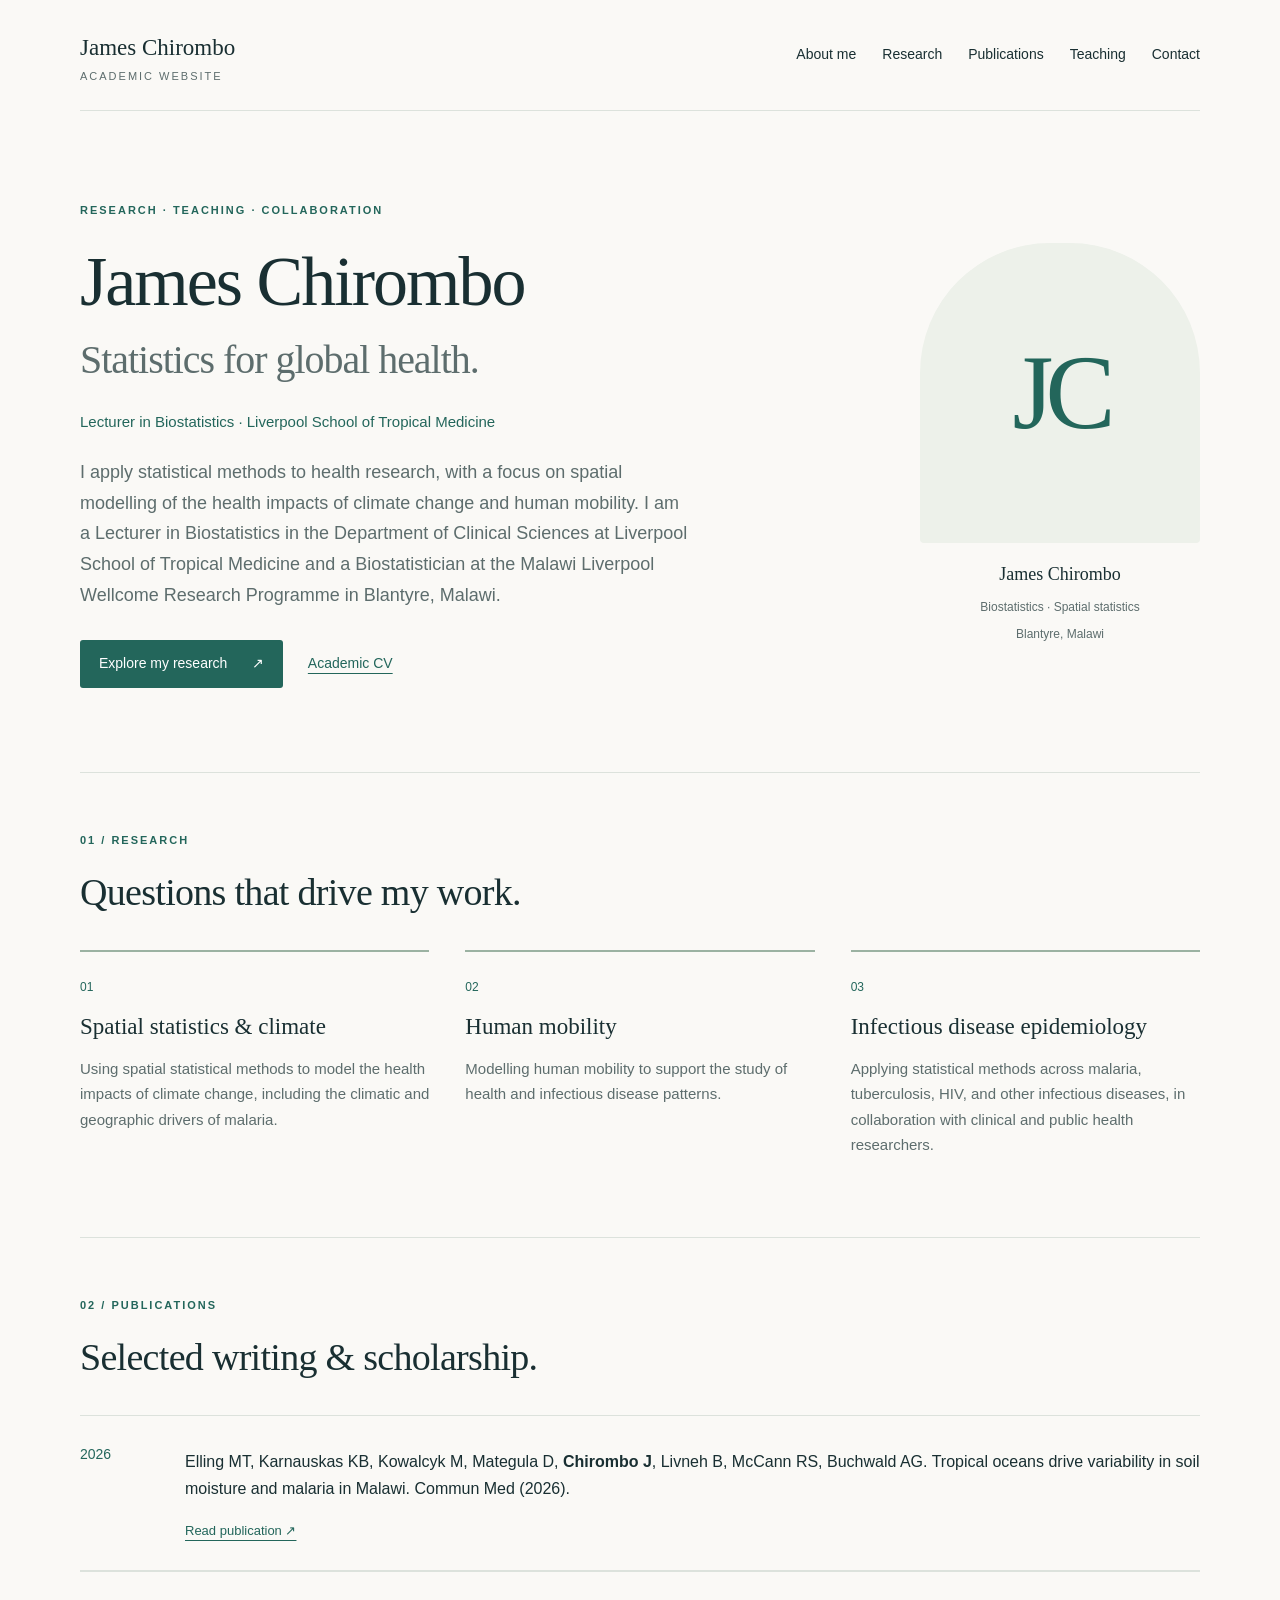
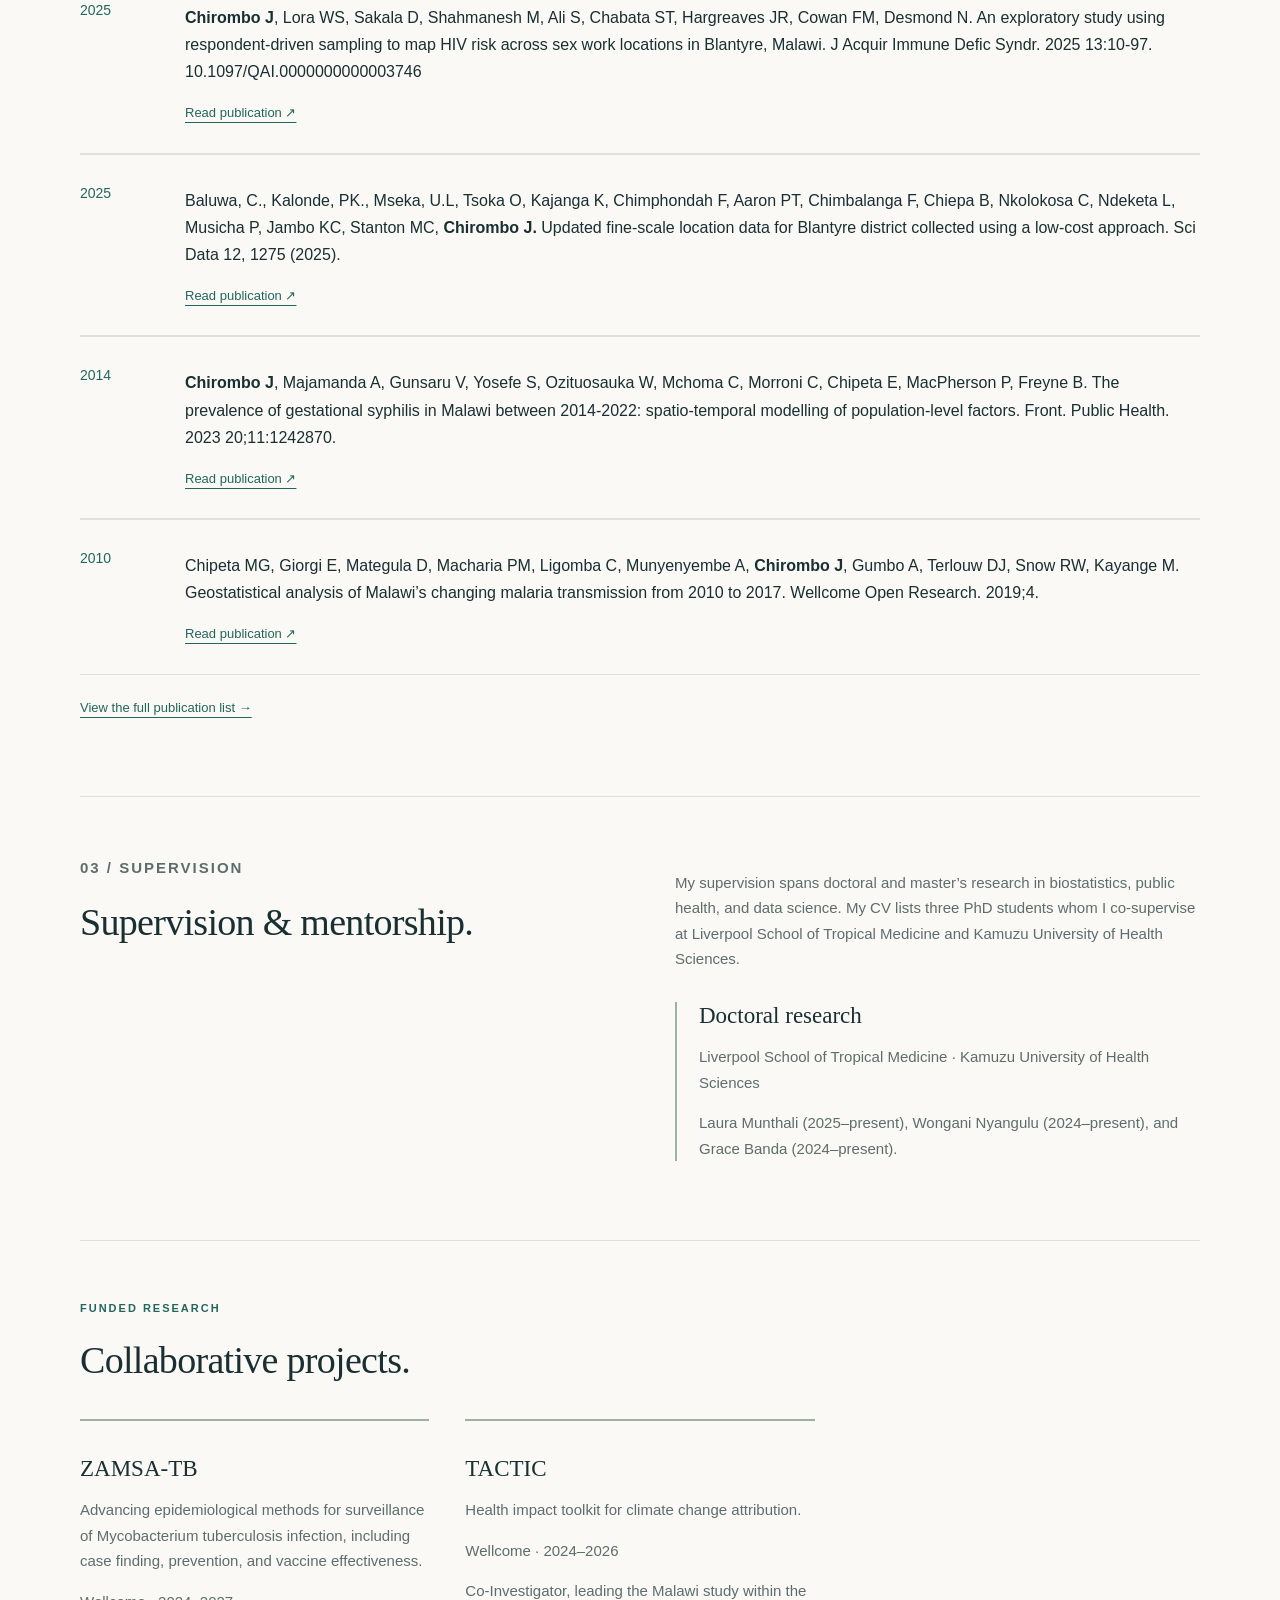
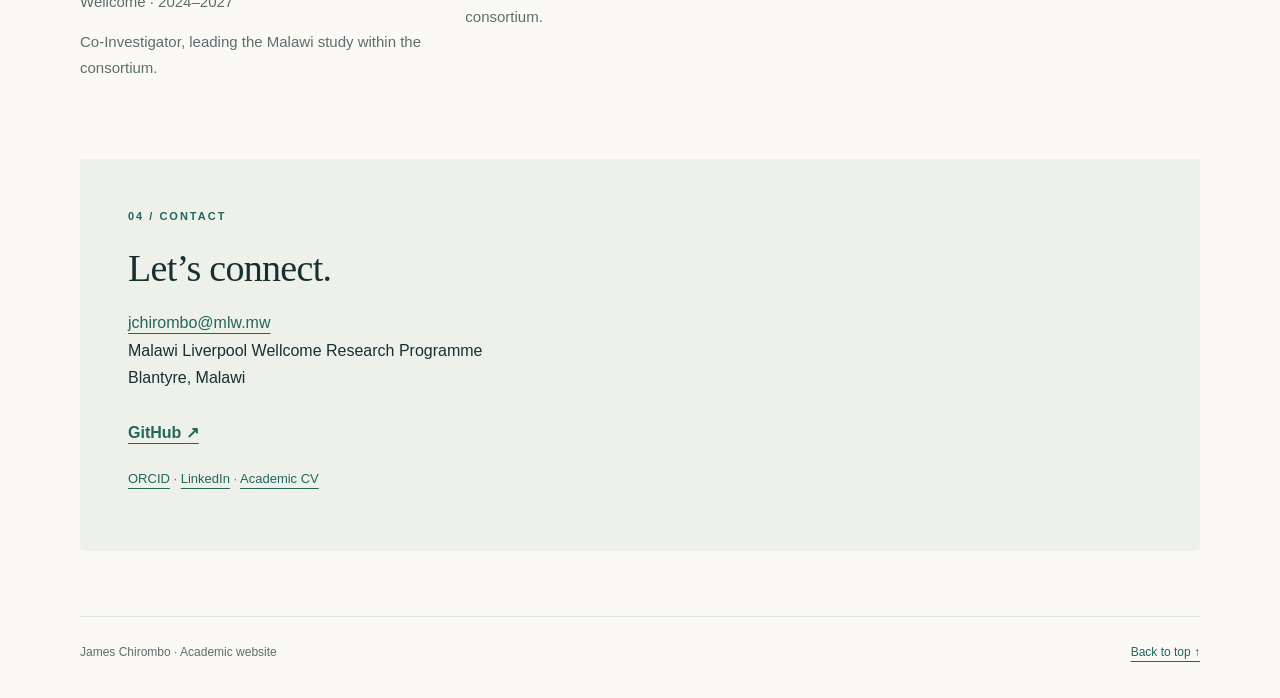
<file: index.html>
<!doctype html>
<html lang="en">
<head>
  <meta charset="utf-8">
  <meta name="viewport" content="width=device-width, initial-scale=1">
  <meta name="description" content="James Chirombo, Lecturer in Biostatistics. Research in spatial statistics, climate and health, and human mobility.">
  <title>James Chirombo | Academic Website</title>
  <link rel="stylesheet" href="styles.css">
</head>
<body>
  <a class="skip" href="#main">Skip to content</a>
  <header class="header">
    <a class="brand" href="#about">James Chirombo<span>Academic website</span></a>
    <nav aria-label="Main navigation"><a href="#about">About me</a><a href="#research">Research</a><a href="#publications">Publications</a><a href="#teaching">Teaching</a><a href="#contact">Contact</a></nav>
  </header>
  <main id="main">
    <section class="intro" id="about">
      <div class="intro-copy">
        <p class="eyebrow">Research · Teaching · Collaboration</p>
        <h1>James Chirombo<span>Statistics for global health.</span></h1>
        <p class="role">Lecturer in Biostatistics · Liverpool School of Tropical Medicine</p>
        <p class="bio">I apply statistical methods to health research, with a focus on spatial modelling of the health impacts of climate change and human mobility. I am a Lecturer in Biostatistics in the Department of Clinical Sciences at Liverpool School of Tropical Medicine and a Biostatistician at the Malawi Liverpool Wellcome Research Programme in Blantyre, Malawi.</p>
        <a class="button" href="#research">Explore my research <span aria-hidden="true">↗</span></a>
        <a class="text-link" href="cv.html">Academic CV</a>
      </div>
      <aside class="profile" aria-label="Academic profile">
        <div class="portrait monogram" aria-hidden="true">JC</div>
        <p>James Chirombo</p><span>Biostatistics · Spatial statistics<br>Blantyre, Malawi</span>
      </aside>
    </section>
    <section class="section" id="research">
      <div class="section-heading"><p class="eyebrow">01 / Research</p><h2>Questions that drive my work.</h2></div>
      <div class="research-grid">
        <article><span class="number">01</span><h3>Spatial statistics &amp; climate</h3><p>Using spatial statistical methods to model the health impacts of climate change, including the climatic and geographic drivers of malaria.</p></article>
        <article><span class="number">02</span><h3>Human mobility</h3><p>Modelling human mobility to support the study of health and infectious disease patterns.</p></article>
        <article><span class="number">03</span><h3>Infectious disease epidemiology</h3><p>Applying statistical methods across malaria, tuberculosis, HIV, and other infectious diseases, in collaboration with clinical and public health researchers.</p></article>
      </div>
    </section>
    <section class="section" id="publications">
      <div class="section-heading"><p class="eyebrow">02 / Publications</p><h2>Selected writing &amp; scholarship.</h2></div>
<article class="publication"><span class="year">2026</span><div><p class="citation">Elling MT, Karnauskas KB, Kowalcyk M, Mategula D, <strong>Chirombo J</strong>, Livneh B, McCann RS, Buchwald AG. Tropical oceans drive variability in soil moisture and malaria in Malawi. Commun Med (2026).</p><a href="https://doi.org/10.1038/s43856-026-01681-9" target="_blank" rel="noopener noreferrer">Read publication ↗</a></div></article><article class="publication"><span class="year">2025</span><div><p class="citation"><strong>Chirombo J</strong>, Lora WS, Sakala D, Shahmanesh M, Ali S, Chabata ST, Hargreaves JR, Cowan FM, Desmond N. An exploratory study using respondent-driven sampling to map HIV risk across sex work locations in Blantyre, Malawi. J Acquir Immune Defic Syndr. 2025 13:10-97. 10.1097/QAI.0000000000003746</p><a href="https://doi.org/10.1097/QAI.0000000000003746" target="_blank" rel="noopener noreferrer">Read publication ↗</a></div></article><article class="publication"><span class="year">2025</span><div><p class="citation">Baluwa, C., Kalonde, PK., Mseka, U.L, Tsoka O, Kajanga K, Chimphondah F, Aaron PT, Chimbalanga F, Chiepa B, Nkolokosa C, Ndeketa L, Musicha P, Jambo KC, Stanton MC, <strong>Chirombo J.</strong> Updated fine-scale location data for Blantyre district collected using a low-cost approach. Sci Data 12, 1275 (2025).</p><a href="https://doi.org/10.1038/s41597-025-05605-5" target="_blank" rel="noopener noreferrer">Read publication ↗</a></div></article><article class="publication"><span class="year">2014</span><div><p class="citation"><strong>Chirombo J</strong>, Majamanda A, Gunsaru V, Yosefe S, Ozituosauka W, Mchoma C, Morroni C, Chipeta E, MacPherson P, Freyne B. The prevalence of gestational syphilis in Malawi between 2014-2022: spatio-temporal modelling of population-level factors. Front. Public Health. 2023 20;11:1242870.</p><a href="https://doi.org/10.3389/fpubh.2023.1242870" target="_blank" rel="noopener noreferrer">Read publication ↗</a></div></article><article class="publication"><span class="year">2010</span><div><p class="citation">Chipeta MG, Giorgi E, Mategula D, Macharia PM, Ligomba C, Munyenyembe A, <strong>Chirombo J</strong>, Gumbo A, Terlouw DJ, Snow RW, Kayange M. Geostatistical analysis of Malawi’s changing malaria transmission from 2010 to 2017. Wellcome Open Research. 2019;4.</p><a href="https://doi.org/10.12688/wellcomeopenres.15193.2" target="_blank" rel="noopener noreferrer">Read publication ↗</a></div></article>
      <p class="note"><a href="publications.html">View the full publication list →</a></p>
    </section>
    <section class="section teaching" id="teaching">
      <div class="section-heading"><p class="eyebrow">03 / Supervision</p><h2>Supervision &amp; mentorship.</h2></div>
      <div><p>My supervision spans doctoral and master’s research in biostatistics, public health, and data science. My CV lists three PhD students whom I co-supervise at Liverpool School of Tropical Medicine and Kamuzu University of Health Sciences.</p><article class="course"><h3>Doctoral research</h3><p>Liverpool School of Tropical Medicine · Kamuzu University of Health Sciences</p><p>Laura Munthali (2025–present), Wongani Nyangulu (2024–present), and Grace Banda (2024–present).</p></article></div>
    </section>
    <section class="section" id="projects"><div class="section-heading"><p class="eyebrow">Funded research</p><h2>Collaborative projects.</h2></div><div class="research-grid"><article><h3>ZAMSA-TB</h3><p>Advancing epidemiological methods for surveillance of Mycobacterium tuberculosis infection, including case finding, prevention, and vaccine effectiveness.</p><p>Wellcome · 2024–2027</p><p>Co-Investigator, leading the Malawi study within the consortium.</p></article><article><h3>TACTIC</h3><p>Health impact toolkit for climate change attribution.</p><p>Wellcome · 2024–2026</p><p>Co-Investigator, leading the Malawi study within the consortium.</p></article></div></section>
    <section class="contact" id="contact"><p class="eyebrow">04 / Contact</p><h2>Let’s connect.</h2><p><a href="mailto:jchirombo@mlw.mw">jchirombo@mlw.mw</a><br>Malawi Liverpool Wellcome Research Programme<br>Blantyre, Malawi</p><a href="https://github.com/jchirombo" target="_blank" rel="noopener noreferrer">GitHub <span aria-hidden="true">↗</span></a><p class="note"><a href="https://orcid.org/0000-0003-3132-3710">ORCID</a> · <a href="https://www.linkedin.com/in/james-chirombo-b0413b128">LinkedIn</a> · <a href="cv.html">Academic CV</a></p></section>
  </main>
  <footer><span>James Chirombo · Academic website</span><a href="#about">Back to top ↑</a></footer>
</body>
</html>
</file>
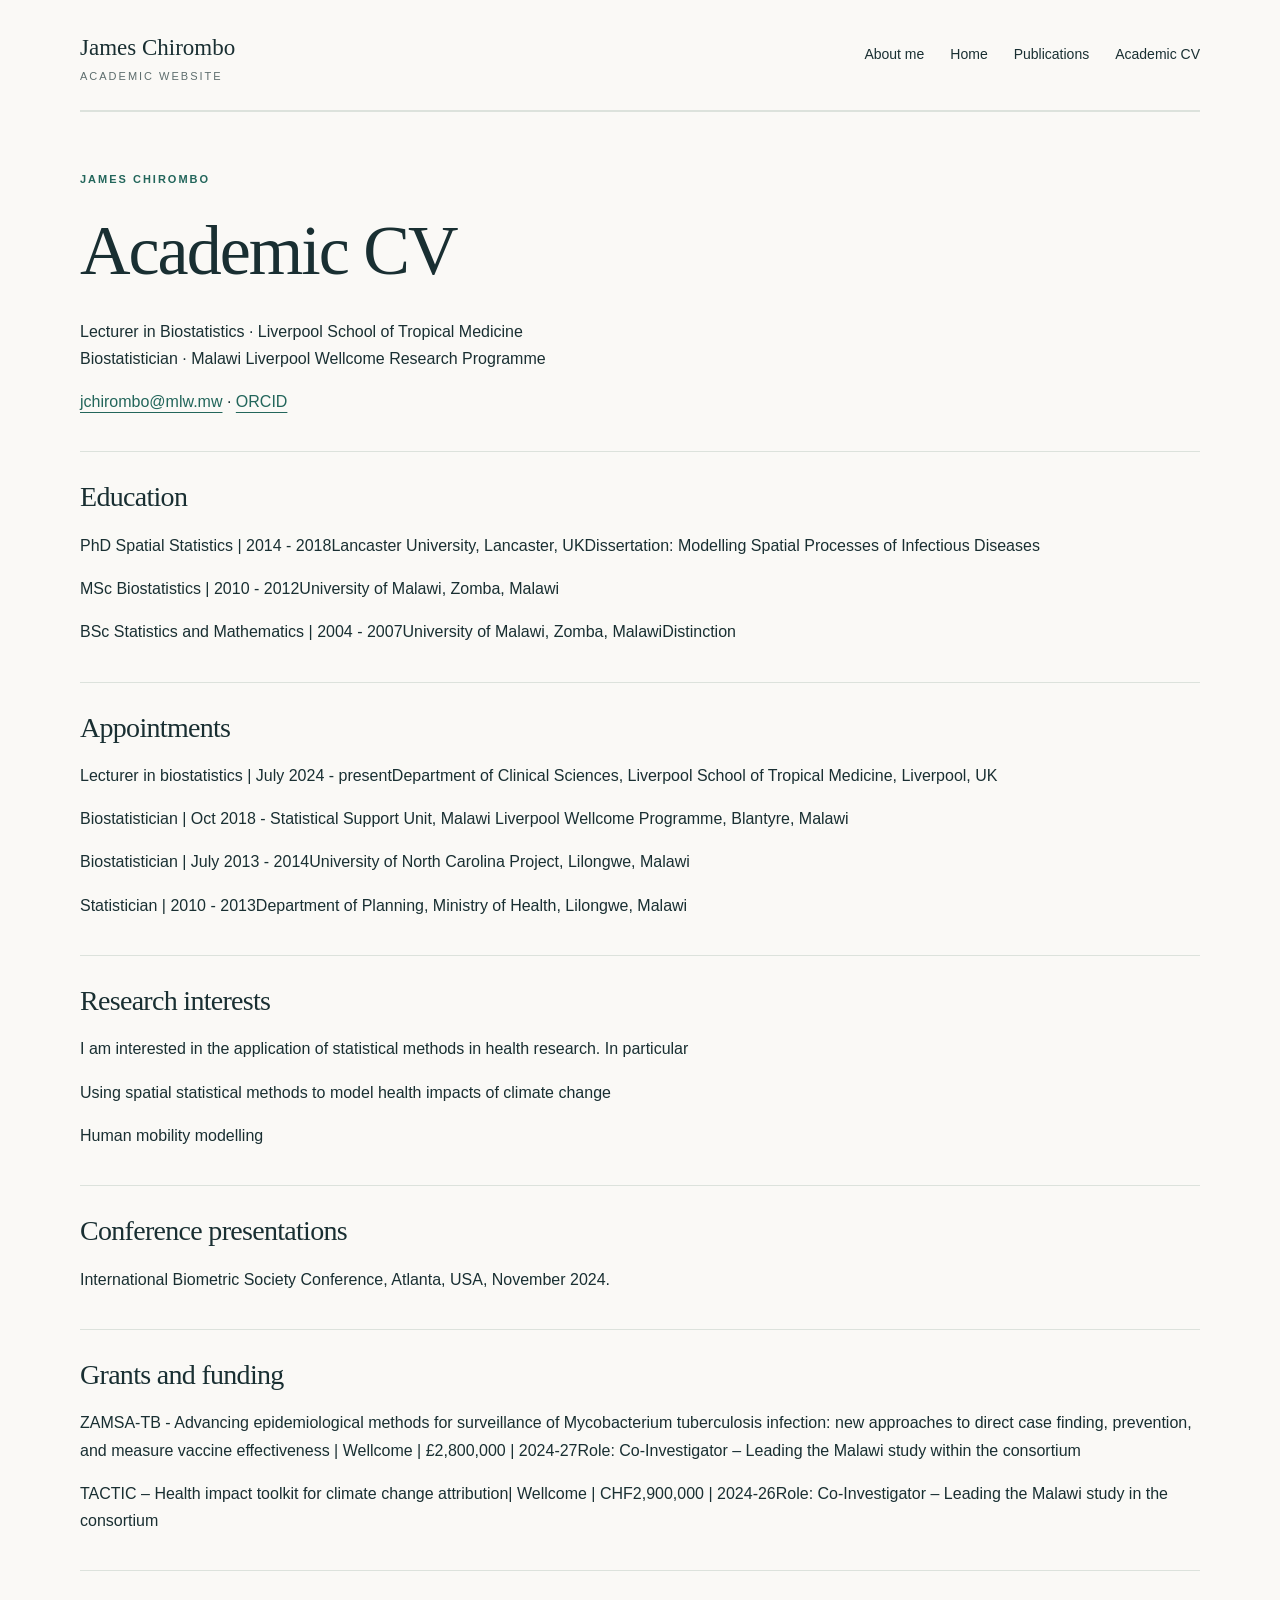
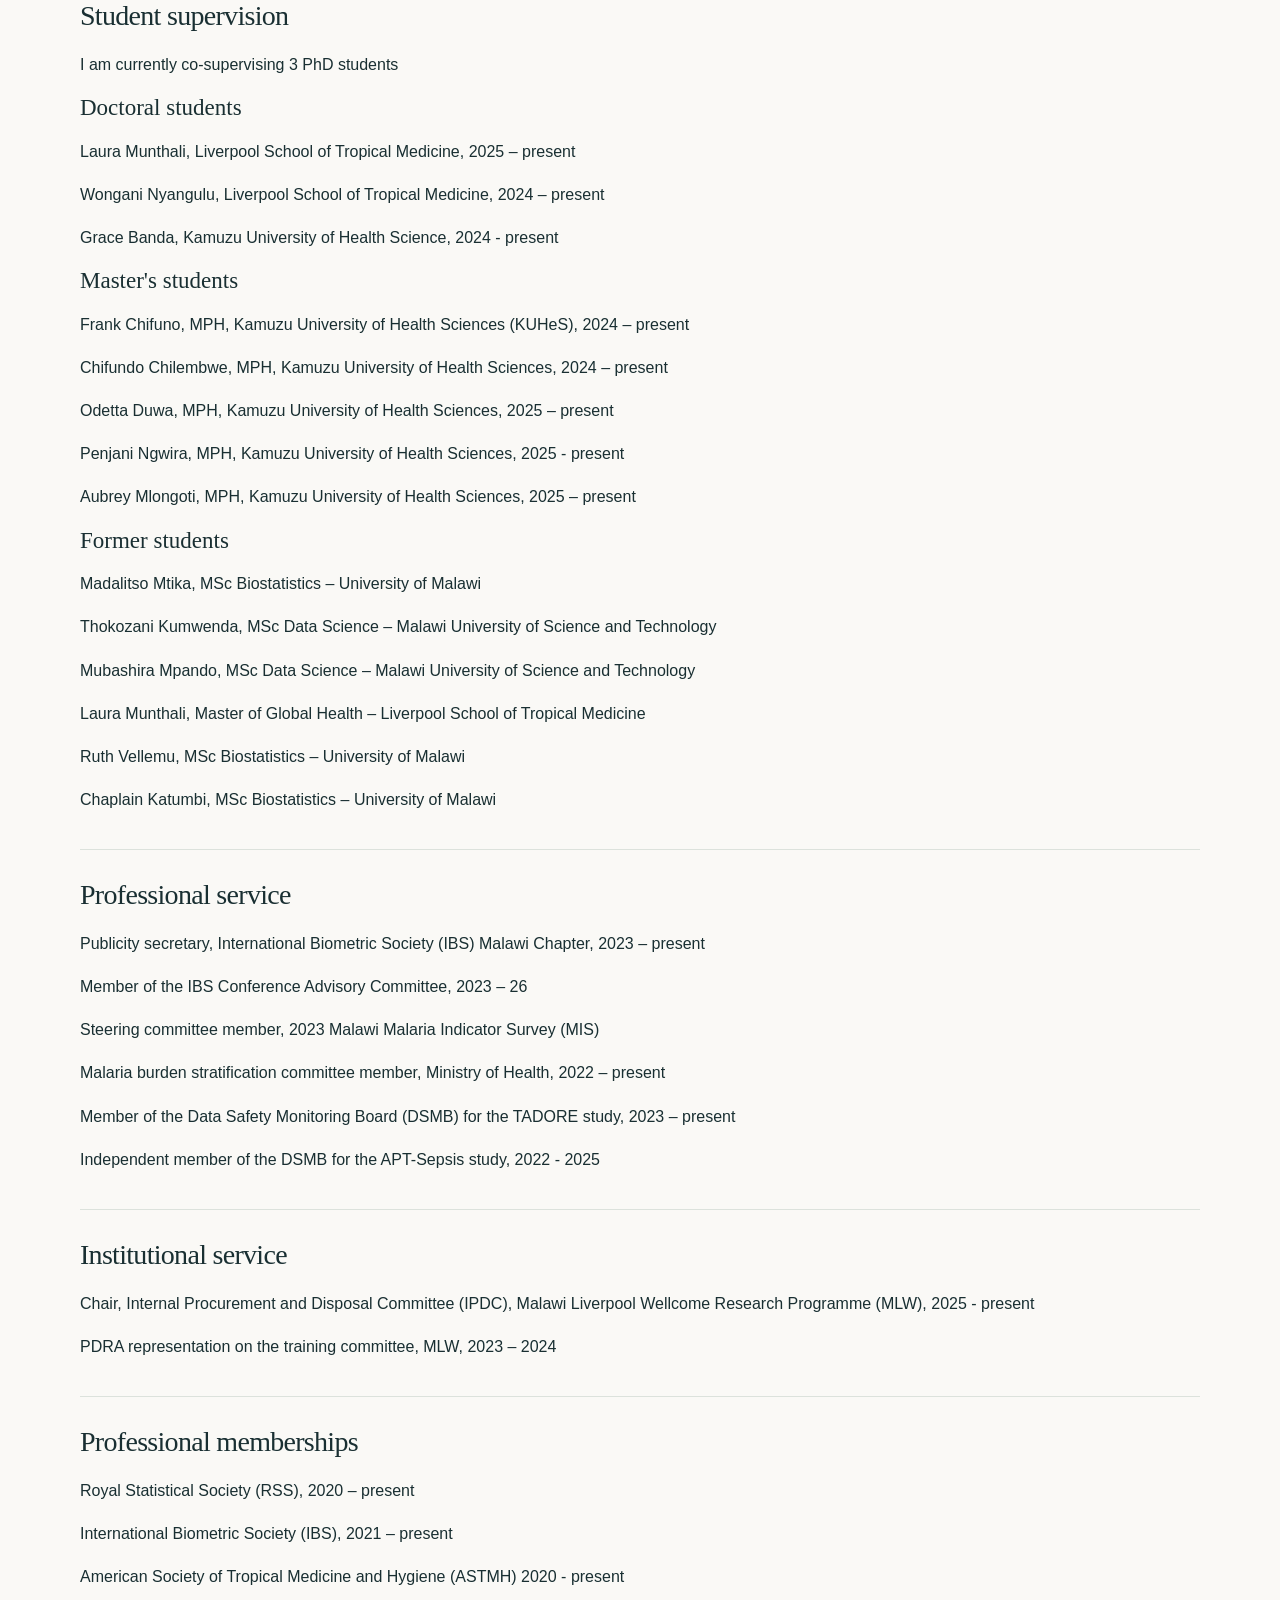
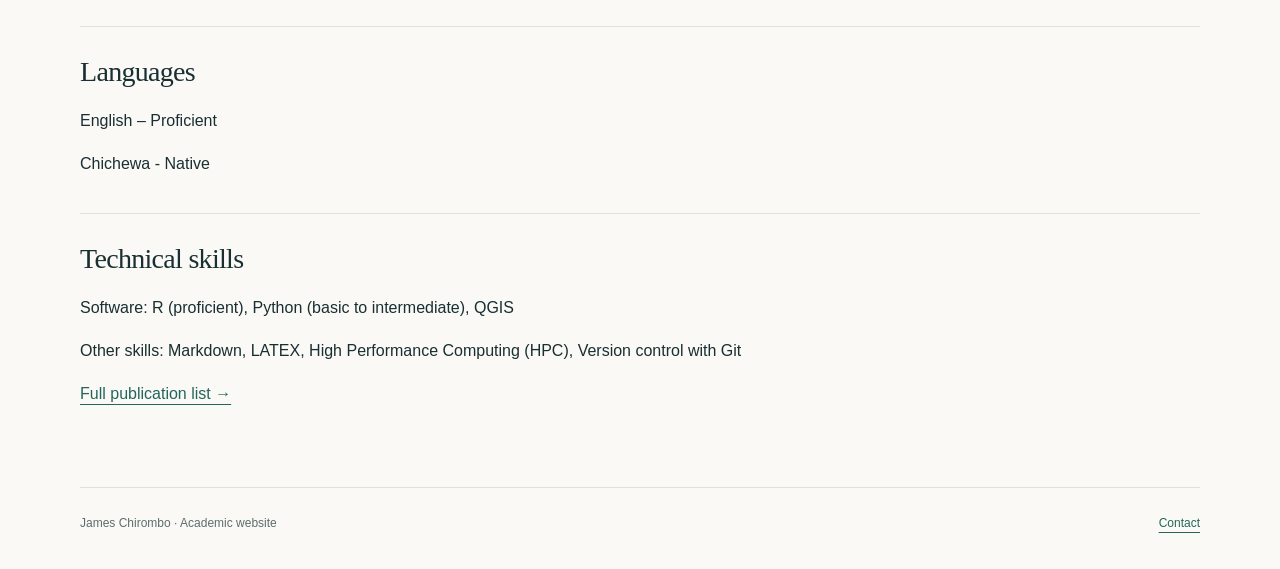
<file: cv.html>
<!doctype html><html lang="en"><head><meta charset="utf-8"><meta name="viewport" content="width=device-width, initial-scale=1"><title>Academic CV | James Chirombo</title><link rel="stylesheet" href="styles.css"></head><body><a class="skip" href="#main">Skip to content</a><header class="header"><a class="brand" href="index.html">James Chirombo<span>Academic website</span></a><nav aria-label="Main navigation"><a href="index.html#about">About me</a><a href="index.html">Home</a><a href="publications.html">Publications</a><a href="cv.html">Academic CV</a></nav></header><main id="main"><section class="section"><p class="eyebrow">James Chirombo</p><h1>Academic CV</h1><p>Lecturer in Biostatistics · Liverpool School of Tropical Medicine<br>Biostatistician · Malawi Liverpool Wellcome Research Programme</p><p><a href="mailto:jchirombo@mlw.mw">jchirombo@mlw.mw</a> · <a href="https://orcid.org/0000-0003-3132-3710">ORCID</a></p><section class="cv-section"><h2>Education</h2><p>PhD Spatial Statistics | 2014 - 2018Lancaster University, Lancaster, UKDissertation: Modelling Spatial Processes of Infectious Diseases</p><p>MSc Biostatistics | 2010 - 2012University of Malawi, Zomba, Malawi</p><p>BSc Statistics and Mathematics | 2004 - 2007University of Malawi, Zomba, MalawiDistinction</p></section><section class="cv-section"><h2>Appointments</h2><p>Lecturer in biostatistics | July 2024 - presentDepartment of Clinical Sciences, Liverpool School of Tropical Medicine, Liverpool, UK</p><p>Biostatistician | Oct 2018 - Statistical Support Unit, Malawi Liverpool Wellcome Programme, Blantyre, Malawi</p><p>Biostatistician | July 2013 - 2014University of North Carolina Project, Lilongwe, Malawi</p><p>Statistician | 2010 - 2013Department of Planning, Ministry of Health, Lilongwe, Malawi</p></section><section class="cv-section"><h2>Research interests</h2><p>I am interested in the application of statistical methods in health research. In particular</p><p>Using spatial statistical methods to model health impacts of climate change</p><p>Human mobility modelling</p></section><section class="cv-section"><h2>Conference presentations</h2><p>International Biometric Society Conference, Atlanta, USA, November 2024.</p></section><section class="cv-section"><h2>Grants and funding</h2><p>ZAMSA-TB - Advancing epidemiological methods for surveillance of Mycobacterium tuberculosis infection: new approaches to direct case finding, prevention, and measure vaccine effectiveness | Wellcome | £2,800,000 | 2024-27Role: Co-Investigator – Leading the Malawi study within the consortium</p><p>TACTIC – Health impact toolkit for climate change attribution| Wellcome | CHF2,900,000 | 2024-26Role: Co-Investigator – Leading the Malawi study in the consortium</p></section><section class="cv-section"><h2>Student supervision</h2><p>I am currently co-supervising 3 PhD students</p><h3>Doctoral students</h3><p>Laura Munthali, Liverpool School of Tropical Medicine, 2025 – present</p><p>Wongani Nyangulu, Liverpool School of Tropical Medicine, 2024 – present</p><p>Grace Banda, Kamuzu University of Health Science, 2024 - present</p><h3>Master&#x27;s students</h3><p>Frank Chifuno, MPH, Kamuzu University of Health Sciences (KUHeS), 2024 – present</p><p>Chifundo Chilembwe, MPH, Kamuzu University of Health Sciences, 2024 – present</p><p>Odetta Duwa, MPH, Kamuzu University of Health Sciences, 2025 – present</p><p>Penjani Ngwira, MPH, Kamuzu University of Health Sciences, 2025 - present</p><p>Aubrey Mlongoti, MPH, Kamuzu University of Health Sciences, 2025 – present</p><h3>Former students</h3><p>Madalitso Mtika, MSc Biostatistics – University of Malawi</p><p>Thokozani Kumwenda, MSc Data Science – Malawi University of Science and Technology</p><p>Mubashira Mpando, MSc Data Science – Malawi University of Science and Technology</p><p>Laura Munthali, Master of Global Health – Liverpool School of Tropical Medicine</p><p>Ruth Vellemu, MSc Biostatistics – University of Malawi</p><p>Chaplain Katumbi, MSc Biostatistics – University of Malawi</p></section><section class="cv-section"><h2>Professional service</h2><p>Publicity secretary, International Biometric Society (IBS) Malawi Chapter, 2023 – present</p><p>Member of the IBS Conference Advisory Committee, 2023 – 26</p><p>Steering committee member, 2023 Malawi Malaria Indicator Survey (MIS)</p><p>Malaria burden stratification committee member, Ministry of Health, 2022 – present</p><p>Member of the Data Safety Monitoring Board (DSMB) for the TADORE study, 2023 – present</p><p>Independent member of the DSMB for the APT-Sepsis study, 2022 - 2025</p></section><section class="cv-section"><h2>Institutional service</h2><p>Chair, Internal Procurement and Disposal Committee (IPDC), Malawi Liverpool Wellcome Research Programme (MLW), 2025 - present</p><p>PDRA representation on the training committee, MLW, 2023 – 2024</p></section><section class="cv-section"><h2>Professional memberships</h2><p>Royal Statistical Society (RSS), 2020 – present</p><p>International Biometric Society (IBS), 2021 – present</p><p>American Society of Tropical Medicine and Hygiene (ASTMH) 2020 - present</p></section><section class="cv-section"><h2>Languages</h2><p>English – Proficient</p><p>Chichewa - Native</p></section><section class="cv-section"><h2>Technical skills</h2><p>Software: R (proficient), Python (basic to intermediate), QGIS</p><p>Other skills: Markdown, LATEX, High Performance Computing (HPC), Version control with Git</p></section><p><a href="publications.html">Full publication list →</a></p></section></main><footer><span>James Chirombo · Academic website</span><a href="index.html#contact">Contact</a></footer></body></html>
</file>
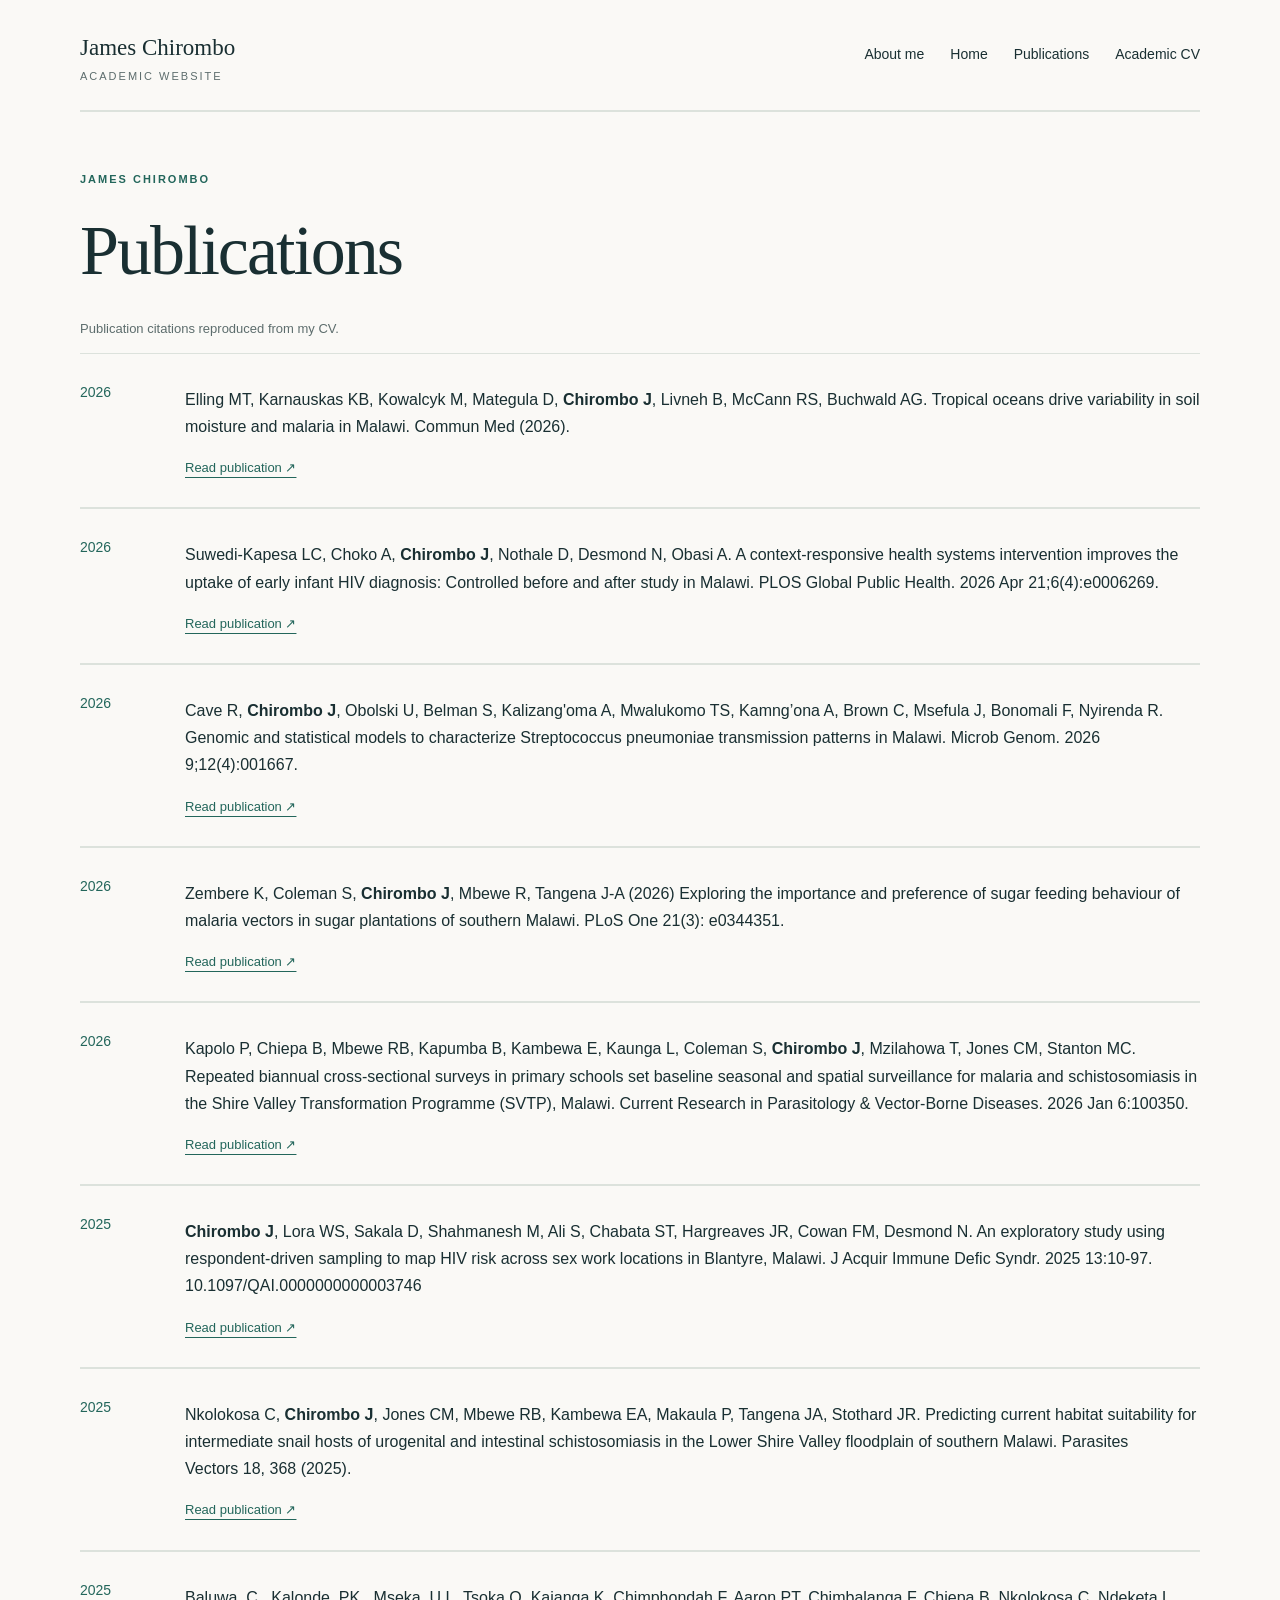
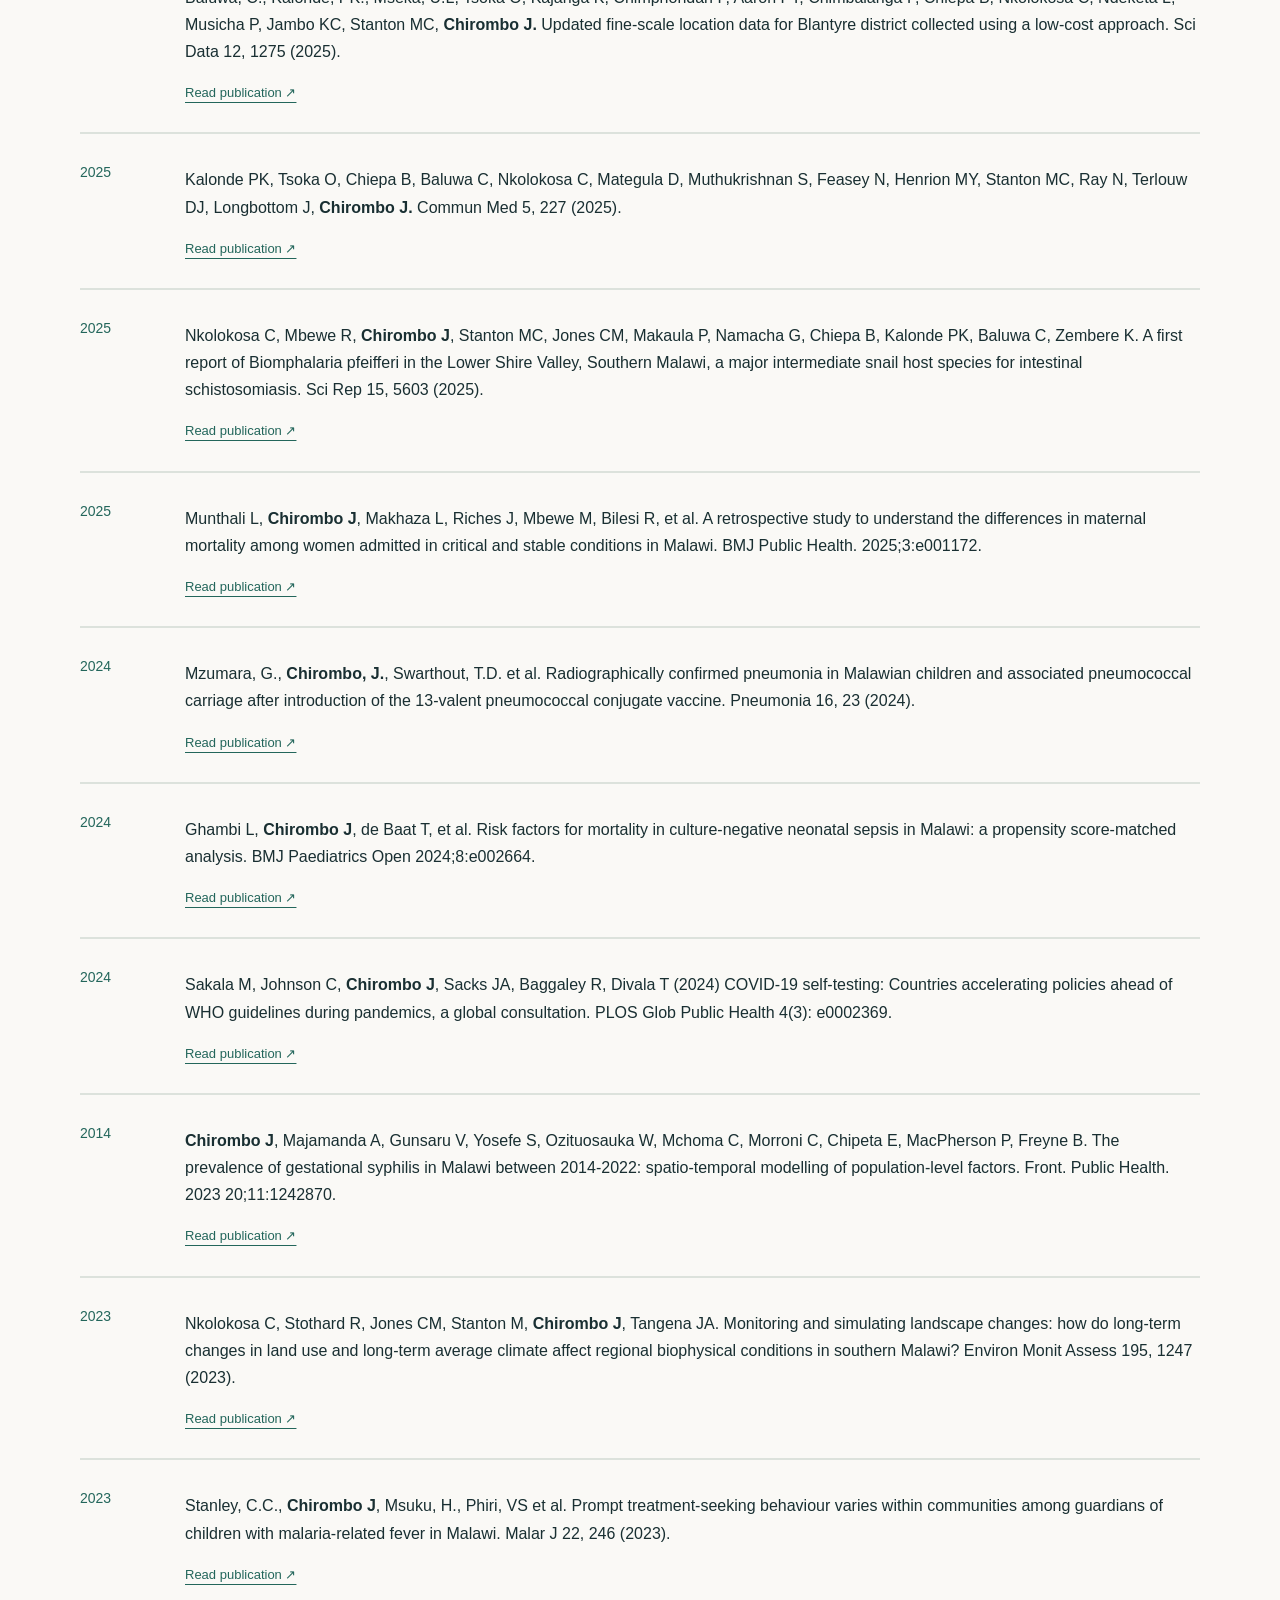
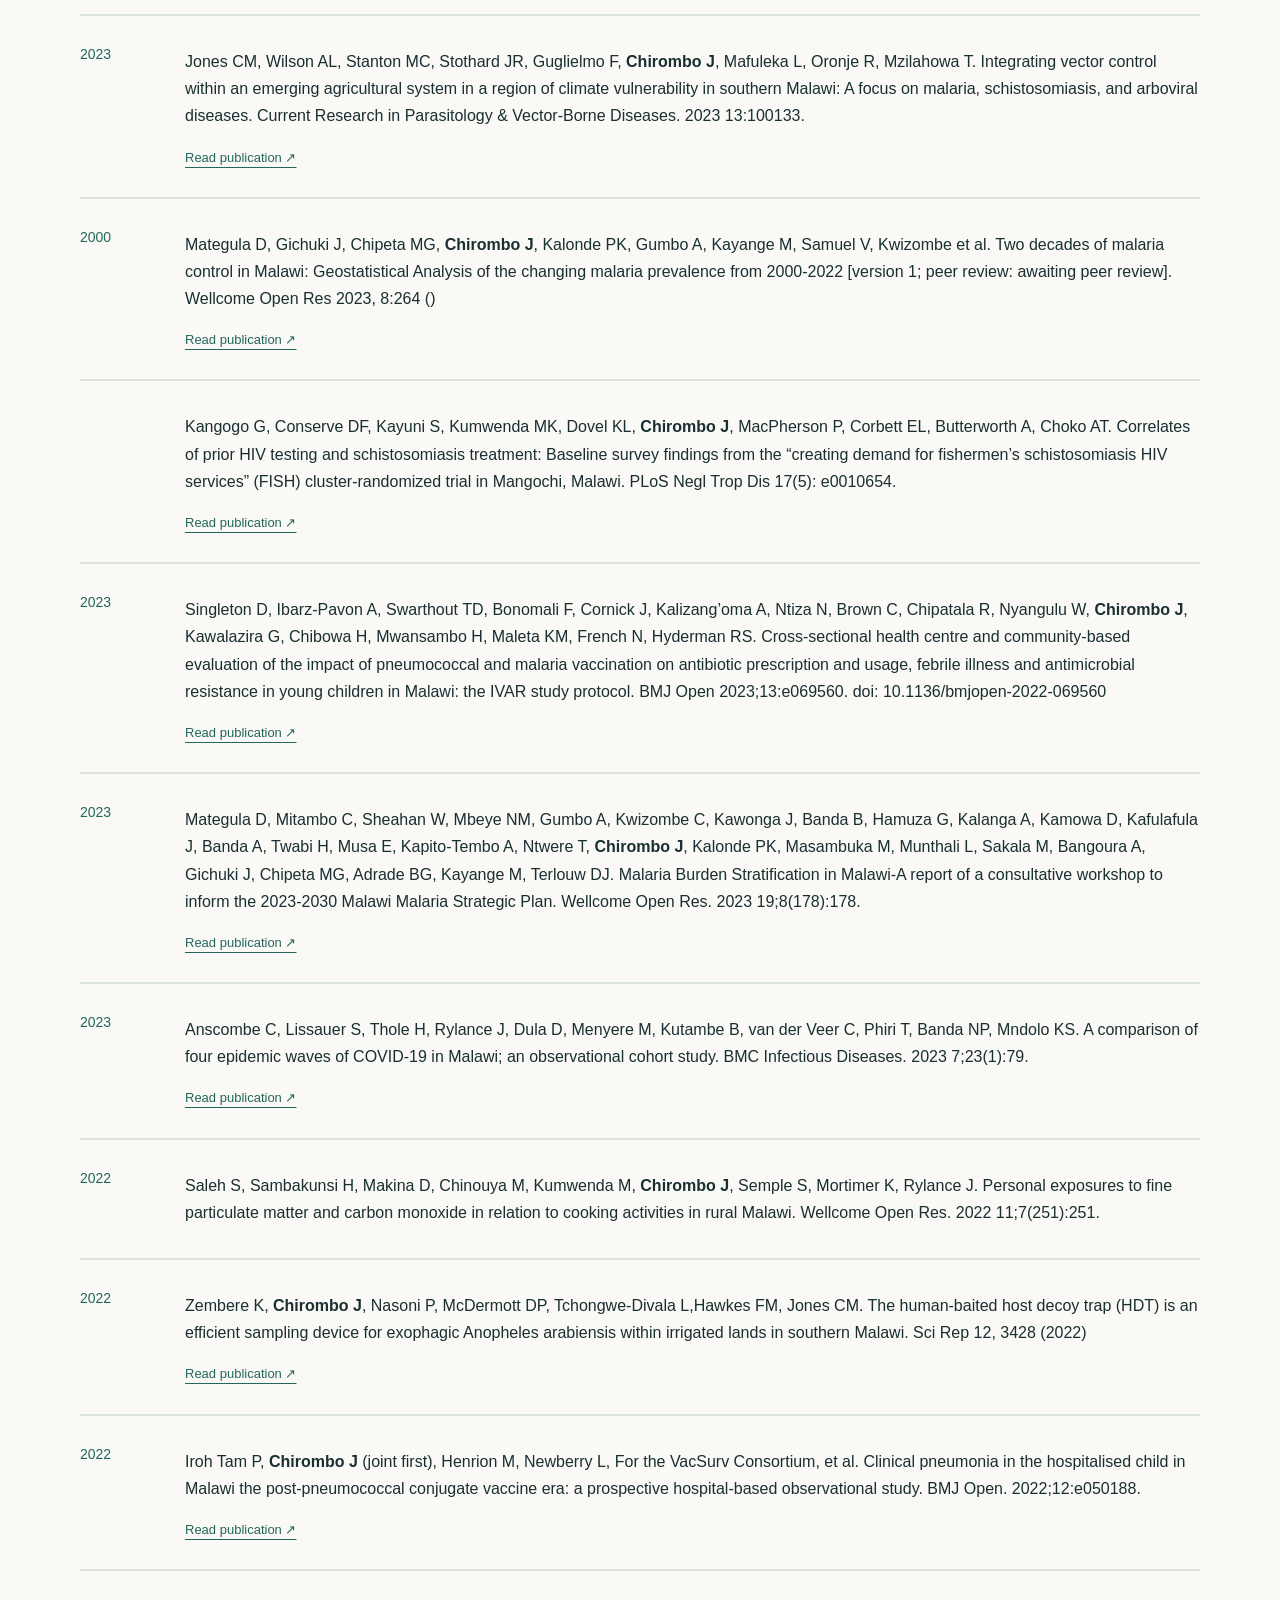
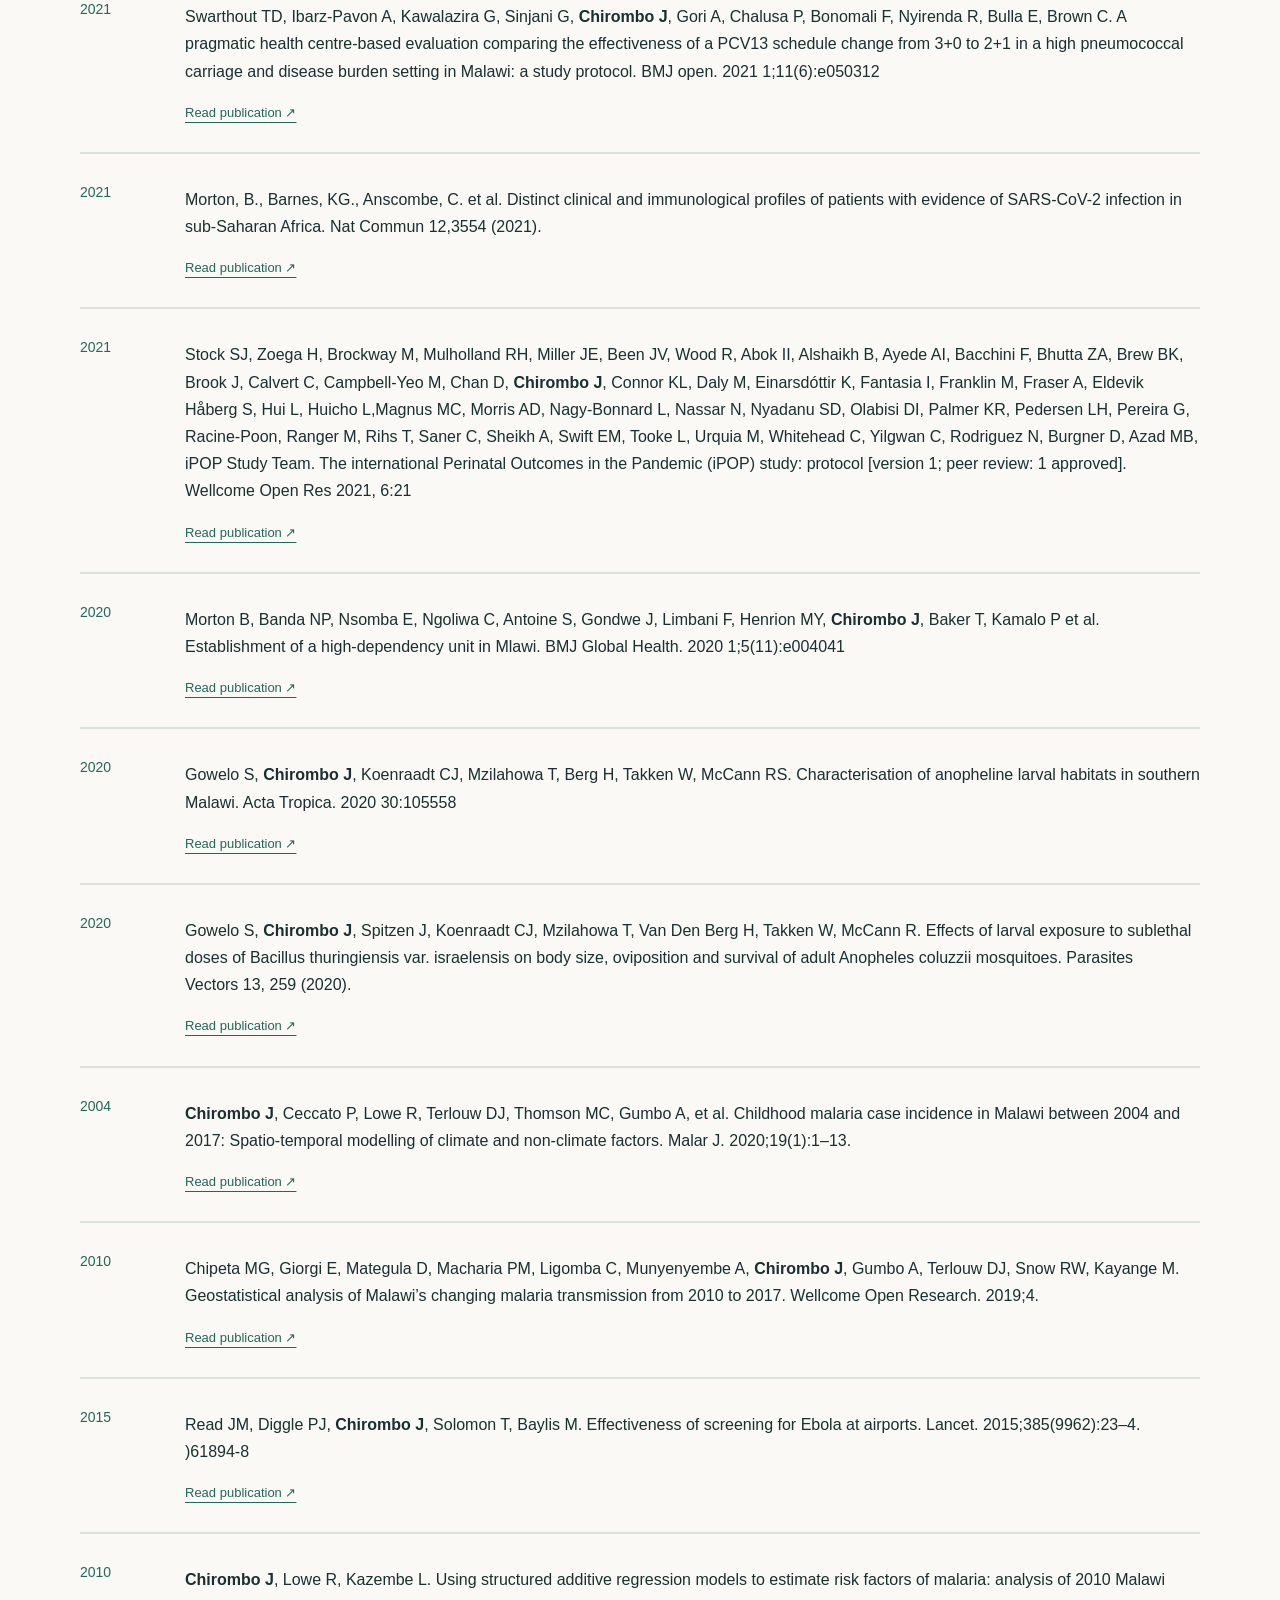
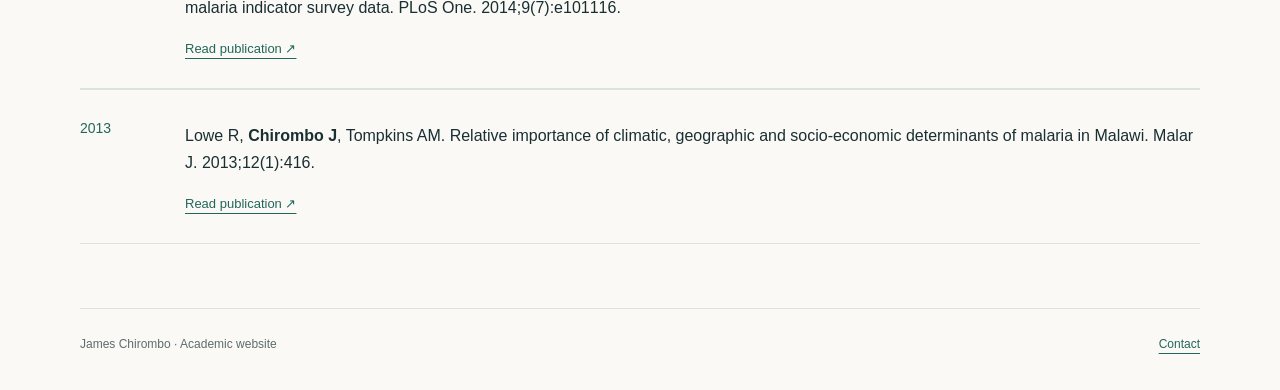
<file: publications.html>
<!doctype html><html lang="en"><head><meta charset="utf-8"><meta name="viewport" content="width=device-width, initial-scale=1"><title>Publications | James Chirombo</title><link rel="stylesheet" href="styles.css"></head><body><a class="skip" href="#main">Skip to content</a><header class="header"><a class="brand" href="index.html">James Chirombo<span>Academic website</span></a><nav aria-label="Main navigation"><a href="index.html#about">About me</a><a href="index.html">Home</a><a href="publications.html">Publications</a><a href="cv.html">Academic CV</a></nav></header><main id="main"><section class="section"><p class="eyebrow">James Chirombo</p><h1>Publications</h1><p class="note">Publication citations reproduced from my CV.</p><article class="publication"><span class="year">2026</span><div><p class="citation">Elling MT, Karnauskas KB, Kowalcyk M, Mategula D, <strong>Chirombo J</strong>, Livneh B, McCann RS, Buchwald AG. Tropical oceans drive variability in soil moisture and malaria in Malawi. Commun Med (2026).</p><a href="https://doi.org/10.1038/s43856-026-01681-9" target="_blank" rel="noopener noreferrer">Read publication ↗</a></div></article><article class="publication"><span class="year">2026</span><div><p class="citation">Suwedi-Kapesa LC, Choko A, <strong>Chirombo J</strong>, Nothale D, Desmond N, Obasi A. A context-responsive health systems intervention improves the uptake of early infant HIV diagnosis: Controlled before and after study in Malawi. PLOS Global Public Health. 2026 Apr 21;6(4):e0006269.</p><a href="https://doi.org/10.1371/journal.pgph.0006269" target="_blank" rel="noopener noreferrer">Read publication ↗</a></div></article><article class="publication"><span class="year">2026</span><div><p class="citation">Cave R, <strong>Chirombo J</strong>, Obolski U, Belman S, Kalizang&#x27;oma A, Mwalukomo TS, Kamng’ona A, Brown C, Msefula J, Bonomali F, Nyirenda R. Genomic and statistical models to characterize Streptococcus pneumoniae transmission patterns in Malawi. Microb Genom. 2026 9;12(4):001667.</p><a href="https://doi.org/10.1099/mgen.0.001667" target="_blank" rel="noopener noreferrer">Read publication ↗</a></div></article><article class="publication"><span class="year">2026</span><div><p class="citation">Zembere K, Coleman S, <strong>Chirombo J</strong>, Mbewe R, Tangena J-A (2026) Exploring the importance and preference of sugar feeding behaviour of malaria vectors in sugar plantations of southern Malawi. PLoS One 21(3): e0344351.</p><a href="https://doi.org/10.1371/journal.pone.0344351" target="_blank" rel="noopener noreferrer">Read publication ↗</a></div></article><article class="publication"><span class="year">2026</span><div><p class="citation">Kapolo P, Chiepa B, Mbewe RB, Kapumba B, Kambewa E, Kaunga L, Coleman S, <strong>Chirombo J</strong>, Mzilahowa T, Jones CM, Stanton MC. Repeated biannual cross-sectional surveys in primary schools set baseline seasonal and spatial surveillance for malaria and schistosomiasis in the Shire Valley Transformation Programme (SVTP), Malawi. Current Research in Parasitology &amp; Vector-Borne Diseases. 2026 Jan 6:100350.</p><a href="https://doi.org/10.1016/j.crpvbd.2026.100350" target="_blank" rel="noopener noreferrer">Read publication ↗</a></div></article><article class="publication"><span class="year">2025</span><div><p class="citation"><strong>Chirombo J</strong>, Lora WS, Sakala D, Shahmanesh M, Ali S, Chabata ST, Hargreaves JR, Cowan FM, Desmond N. An exploratory study using respondent-driven sampling to map HIV risk across sex work locations in Blantyre, Malawi. J Acquir Immune Defic Syndr. 2025 13:10-97. 10.1097/QAI.0000000000003746</p><a href="https://doi.org/10.1097/QAI.0000000000003746" target="_blank" rel="noopener noreferrer">Read publication ↗</a></div></article><article class="publication"><span class="year">2025</span><div><p class="citation">Nkolokosa C, <strong>Chirombo J</strong>, Jones CM, Mbewe RB, Kambewa EA, Makaula P, Tangena JA, Stothard JR. Predicting current habitat suitability for intermediate snail hosts of urogenital and intestinal schistosomiasis in the Lower Shire Valley floodplain of southern Malawi. Parasites Vectors 18, 368 (2025).</p><a href="https://doi.org/10.1186/s13071-025-06952-3" target="_blank" rel="noopener noreferrer">Read publication ↗</a></div></article><article class="publication"><span class="year">2025</span><div><p class="citation">Baluwa, C., Kalonde, PK., Mseka, U.L, Tsoka O, Kajanga K, Chimphondah F, Aaron PT, Chimbalanga F, Chiepa B, Nkolokosa C, Ndeketa L, Musicha P, Jambo KC, Stanton MC, <strong>Chirombo J.</strong> Updated fine-scale location data for Blantyre district collected using a low-cost approach. Sci Data 12, 1275 (2025).</p><a href="https://doi.org/10.1038/s41597-025-05605-5" target="_blank" rel="noopener noreferrer">Read publication ↗</a></div></article><article class="publication"><span class="year">2025</span><div><p class="citation">Kalonde PK, Tsoka O, Chiepa B, Baluwa C, Nkolokosa C, Mategula D, Muthukrishnan S, Feasey N, Henrion MY, Stanton MC, Ray N, Terlouw DJ, Longbottom J, <strong>Chirombo J.</strong> Commun Med 5, 227 (2025).</p><a href="https://doi.org/10.1038/s43856-025-00845-3" target="_blank" rel="noopener noreferrer">Read publication ↗</a></div></article><article class="publication"><span class="year">2025</span><div><p class="citation">Nkolokosa C, Mbewe R, <strong>Chirombo J</strong>, Stanton MC, Jones CM, Makaula P, Namacha G, Chiepa B, Kalonde PK, Baluwa C, Zembere K. A first report of Biomphalaria pfeifferi in the Lower Shire Valley, Southern Malawi, a major intermediate snail host species for intestinal schistosomiasis. Sci Rep 15, 5603 (2025).</p><a href="https://doi.org/10.1038/s41598-025-88930-4" target="_blank" rel="noopener noreferrer">Read publication ↗</a></div></article><article class="publication"><span class="year">2025</span><div><p class="citation">Munthali L, <strong>Chirombo J</strong>, Makhaza L, Riches J, Mbewe M, Bilesi R, et al. A retrospective study to understand the differences in maternal mortality among women admitted in critical and stable conditions in Malawi. BMJ Public Health. 2025;3:e001172.</p><a href="https://doi.org/10.1136/bmjph-2024-001172" target="_blank" rel="noopener noreferrer">Read publication ↗</a></div></article><article class="publication"><span class="year">2024</span><div><p class="citation">Mzumara, G., <strong>Chirombo, J.</strong>, Swarthout, T.D. et al. Radiographically confirmed pneumonia in Malawian children and associated pneumococcal carriage after introduction of the 13-valent pneumococcal conjugate vaccine. Pneumonia 16, 23 (2024).</p><a href="https://doi.org/10.1186/s41479-024-00147-7" target="_blank" rel="noopener noreferrer">Read publication ↗</a></div></article><article class="publication"><span class="year">2024</span><div><p class="citation">Ghambi L, <strong>Chirombo J</strong>, de Baat T, et al. Risk factors for mortality in culture-negative neonatal sepsis in Malawi: a propensity score-matched analysis. BMJ Paediatrics Open 2024;8:e002664.</p><a href="https://doi.org/10.1136/bmjpo-2024-002664" target="_blank" rel="noopener noreferrer">Read publication ↗</a></div></article><article class="publication"><span class="year">2024</span><div><p class="citation">Sakala M, Johnson C, <strong>Chirombo J</strong>, Sacks JA, Baggaley R, Divala T (2024) COVID-19 self-testing: Countries accelerating policies ahead of WHO guidelines during pandemics, a global consultation. PLOS Glob Public Health 4(3): e0002369.</p><a href="https://doi.org/10.1371/journal.pgph.0002369" target="_blank" rel="noopener noreferrer">Read publication ↗</a></div></article><article class="publication"><span class="year">2014</span><div><p class="citation"><strong>Chirombo J</strong>, Majamanda A, Gunsaru V, Yosefe S, Ozituosauka W, Mchoma C, Morroni C, Chipeta E, MacPherson P, Freyne B. The prevalence of gestational syphilis in Malawi between 2014-2022: spatio-temporal modelling of population-level factors. Front. Public Health. 2023 20;11:1242870.</p><a href="https://doi.org/10.3389/fpubh.2023.1242870" target="_blank" rel="noopener noreferrer">Read publication ↗</a></div></article><article class="publication"><span class="year">2023</span><div><p class="citation">Nkolokosa C, Stothard R, Jones CM, Stanton M, <strong>Chirombo J</strong>, Tangena JA. Monitoring and simulating landscape changes: how do long-term changes in land use and long-term average climate affect regional biophysical conditions in southern Malawi? Environ Monit Assess 195, 1247 (2023).</p><a href="https://doi.org/10.1007/s10661-023-11783-9" target="_blank" rel="noopener noreferrer">Read publication ↗</a></div></article><article class="publication"><span class="year">2023</span><div><p class="citation">Stanley, C.C., <strong>Chirombo J</strong>, Msuku, H., Phiri, VS et al. Prompt treatment-seeking behaviour varies within communities among guardians of children with malaria-related fever in Malawi. Malar J 22, 246 (2023).</p><a href="https://doi.org/10.1186/s12936-023-04680-6" target="_blank" rel="noopener noreferrer">Read publication ↗</a></div></article><article class="publication"><span class="year">2023</span><div><p class="citation">Jones CM, Wilson AL, Stanton MC, Stothard JR, Guglielmo F, <strong>Chirombo J</strong>, Mafuleka L, Oronje R, Mzilahowa T. Integrating vector control within an emerging agricultural system in a region of climate vulnerability in southern Malawi: A focus on malaria, schistosomiasis, and arboviral diseases. Current Research in Parasitology &amp; Vector-Borne Diseases. 2023 13:100133.</p><a href="https://doi.org/10.1016/j.crpvbd.2023.100133" target="_blank" rel="noopener noreferrer">Read publication ↗</a></div></article><article class="publication"><span class="year">2000</span><div><p class="citation">Mategula D, Gichuki J, Chipeta MG, <strong>Chirombo J</strong>, Kalonde PK, Gumbo A, Kayange M, Samuel V, Kwizombe et al. Two decades of malaria control in Malawi: Geostatistical Analysis of the changing malaria prevalence from 2000-2022 [version 1; peer review: awaiting peer review]. Wellcome Open Res 2023, 8:264 ()</p><a href="https://doi.org/10.12688/wellcomeopenres.19390.1" target="_blank" rel="noopener noreferrer">Read publication ↗</a></div></article><article class="publication"><span class="year"></span><div><p class="citation">Kangogo G, Conserve DF, Kayuni S, Kumwenda MK, Dovel KL, <strong>Chirombo J</strong>, MacPherson P, Corbett EL, Butterworth A, Choko AT. Correlates of prior HIV testing and schistosomiasis treatment: Baseline survey findings from the “creating demand for fishermen’s schistosomiasis HIV services” (FISH) cluster-randomized trial in Mangochi, Malawi. PLoS Negl Trop Dis 17(5): e0010654.</p><a href="https://doi.org/10.1371/journal.pntd.0010654" target="_blank" rel="noopener noreferrer">Read publication ↗</a></div></article><article class="publication"><span class="year">2023</span><div><p class="citation">Singleton D, Ibarz-Pavon A, Swarthout TD, Bonomali F, Cornick J, Kalizang’oma A, Ntiza N, Brown C, Chipatala R, Nyangulu W, <strong>Chirombo J</strong>, Kawalazira G, Chibowa H, Mwansambo H, Maleta KM, French N, Hyderman RS. Cross-sectional health centre and community-based evaluation of the impact of pneumococcal and malaria vaccination on antibiotic prescription and usage, febrile illness and antimicrobial resistance in young children in Malawi: the IVAR study protocol. BMJ Open 2023;13:e069560. doi: 10.1136/bmjopen-2022-069560</p><a href="https://doi.org/10.1136/bmjopen-2022-069560" target="_blank" rel="noopener noreferrer">Read publication ↗</a></div></article><article class="publication"><span class="year">2023</span><div><p class="citation">Mategula D, Mitambo C, Sheahan W, Mbeye NM, Gumbo A, Kwizombe C, Kawonga J, Banda B, Hamuza G, Kalanga A, Kamowa D, Kafulafula J, Banda A, Twabi H, Musa E, Kapito-Tembo A, Ntwere T, <strong>Chirombo J</strong>, Kalonde PK, Masambuka M, Munthali L, Sakala M, Bangoura A, Gichuki J, Chipeta MG, Adrade BG, Kayange M, Terlouw DJ. Malaria Burden Stratification in Malawi-A report of a consultative workshop to inform the 2023-2030 Malawi Malaria Strategic Plan. Wellcome Open Res. 2023  19;8(178):178.</p><a href="https://doi.org/10.12688/wellcomeopenres.19110.1" target="_blank" rel="noopener noreferrer">Read publication ↗</a></div></article><article class="publication"><span class="year">2023</span><div><p class="citation">Anscombe C, Lissauer S, Thole H, Rylance J, Dula D, Menyere M, Kutambe B, van der Veer C, Phiri T, Banda NP, Mndolo KS. A comparison of four epidemic waves of COVID-19 in Malawi; an observational cohort study. BMC Infectious Diseases. 2023 7;23(1):79.</p><a href="https://doi.org/10.1186/s12879-022-07941-y" target="_blank" rel="noopener noreferrer">Read publication ↗</a></div></article><article class="publication"><span class="year">2022</span><div><p class="citation">Saleh S, Sambakunsi H, Makina D, Chinouya M, Kumwenda M, <strong>Chirombo J</strong>, Semple S, Mortimer K, Rylance J. Personal exposures to fine particulate matter and carbon monoxide in relation to cooking activities in rural Malawi. Wellcome Open Res. 2022 11;7(251):251.</p></div></article><article class="publication"><span class="year">2022</span><div><p class="citation">Zembere K, <strong>Chirombo J</strong>, Nasoni P, McDermott DP, Tchongwe-Divala L,Hawkes FM, Jones CM. The human-baited host decoy trap (HDT) is an efficient sampling device for exophagic Anopheles arabiensis within irrigated lands in southern Malawi. Sci Rep 12, 3428 (2022)</p><a href="https://doi.org/10.1038/s41598-022-07422-x" target="_blank" rel="noopener noreferrer">Read publication ↗</a></div></article><article class="publication"><span class="year">2022</span><div><p class="citation">Iroh Tam P, <strong>Chirombo J</strong> (joint first), Henrion M, Newberry L, For the VacSurv Consortium, et al. Clinical pneumonia in the hospitalised child in Malawi the post-pneumococcal conjugate vaccine era: a prospective hospital-based observational study. BMJ Open. 2022;12:e050188.</p><a href="http://dx.doi.org/10.1136/bmjopen-2021-050188" target="_blank" rel="noopener noreferrer">Read publication ↗</a></div></article><article class="publication"><span class="year">2021</span><div><p class="citation">Swarthout TD, Ibarz-Pavon A, Kawalazira G, Sinjani G, <strong>Chirombo J</strong>, Gori A, Chalusa P, Bonomali F, Nyirenda R, Bulla E, Brown C. A pragmatic health centre-based evaluation comparing the effectiveness of a PCV13 schedule change from 3+0 to 2+1 in a high pneumococcal carriage and disease burden setting in Malawi: a study protocol. BMJ open. 2021 1;11(6):e050312</p><a href="http://dx.doi.org/10.1136/bmjopen-2021-050312" target="_blank" rel="noopener noreferrer">Read publication ↗</a></div></article><article class="publication"><span class="year">2021</span><div><p class="citation">Morton, B., Barnes, KG., Anscombe, C. et al. Distinct clinical and immunological profiles of patients with evidence of SARS-CoV-2 infection in sub-Saharan Africa. Nat Commun 12,3554 (2021).</p><a href="https://doi.org/10.1038/s41467-021-23267-w" target="_blank" rel="noopener noreferrer">Read publication ↗</a></div></article><article class="publication"><span class="year">2021</span><div><p class="citation">Stock SJ, Zoega H, Brockway M,  Mulholland RH, Miller JE, Been JV, Wood R, Abok II,  Alshaikh B, Ayede AI, Bacchini F, Bhutta ZA, Brew BK, Brook J, Calvert C, Campbell-Yeo M, Chan D, <strong>Chirombo J</strong>, Connor KL, Daly M,  Einarsdóttir K, Fantasia I, Franklin M, Fraser A, Eldevik Håberg S, Hui L, Huicho L,Magnus MC, Morris AD, Nagy-Bonnard L, Nassar N, Nyadanu SD, Olabisi DI,  Palmer KR, Pedersen LH, Pereira G, Racine-Poon, Ranger M, Rihs T, Saner C, Sheikh A, Swift EM, Tooke L, Urquia M, Whitehead C, Yilgwan C, Rodriguez N, Burgner D, Azad MB, iPOP Study Team. The international Perinatal Outcomes in the Pandemic (iPOP) study: protocol [version 1; peer review: 1 approved]. Wellcome Open Res 2021, 6:21</p><a href="https://doi.org/10.12688/wellcomeopenres.16507.1" target="_blank" rel="noopener noreferrer">Read publication ↗</a></div></article><article class="publication"><span class="year">2020</span><div><p class="citation">Morton B, Banda NP, Nsomba E, Ngoliwa C, Antoine S, Gondwe J, Limbani F, Henrion MY, <strong>Chirombo J</strong>, Baker T, Kamalo P et al. Establishment of a high-dependency unit in Mlawi. BMJ Global Health. 2020 1;5(11):e004041</p><a href="http://dx.doi.org/10.1136/bmjgh-2020-004041" target="_blank" rel="noopener noreferrer">Read publication ↗</a></div></article><article class="publication"><span class="year">2020</span><div><p class="citation">Gowelo S, <strong>Chirombo J</strong>, Koenraadt CJ, Mzilahowa T, Berg H, Takken W, McCann RS. Characterisation of anopheline larval habitats in southern Malawi. Acta Tropica. 2020 30:105558</p><a href="https://doi.org/10.1016/j.actatropica.2020.105558" target="_blank" rel="noopener noreferrer">Read publication ↗</a></div></article><article class="publication"><span class="year">2020</span><div><p class="citation">Gowelo S, <strong>Chirombo J</strong>, Spitzen J, Koenraadt CJ, Mzilahowa T, Van Den Berg H, Takken W, McCann R. Effects of larval exposure to sublethal doses of Bacillus thuringiensis var. israelensis on body size, oviposition and survival of adult Anopheles coluzzii mosquitoes. Parasites Vectors 13, 259 (2020).</p><a href="https://doi.org/10.1186/s13071-020-04132-z" target="_blank" rel="noopener noreferrer">Read publication ↗</a></div></article><article class="publication"><span class="year">2004</span><div><p class="citation"><strong>Chirombo J</strong>, Ceccato P, Lowe R, Terlouw DJ, Thomson MC, Gumbo A, et al. Childhood malaria case incidence in Malawi between 2004 and 2017: Spatio-temporal modelling of climate and non-climate factors. Malar J. 2020;19(1):1–13.</p><a href="https://doi.org/10.1186/s12936-019-3097-z" target="_blank" rel="noopener noreferrer">Read publication ↗</a></div></article><article class="publication"><span class="year">2010</span><div><p class="citation">Chipeta MG, Giorgi E, Mategula D, Macharia PM, Ligomba C, Munyenyembe A, <strong>Chirombo J</strong>, Gumbo A, Terlouw DJ, Snow RW, Kayange M. Geostatistical analysis of Malawi’s changing malaria transmission from 2010 to 2017. Wellcome Open Research. 2019;4.</p><a href="https://doi.org/10.12688/wellcomeopenres.15193.2" target="_blank" rel="noopener noreferrer">Read publication ↗</a></div></article><article class="publication"><span class="year">2015</span><div><p class="citation">Read JM, Diggle PJ, <strong>Chirombo J</strong>, Solomon T, Baylis M. Effectiveness of screening for Ebola at airports. Lancet. 2015;385(9962):23–4. )61894-8</p><a href="https://doi.org/10.1016/S0140-6736(14" target="_blank" rel="noopener noreferrer">Read publication ↗</a></div></article><article class="publication"><span class="year">2010</span><div><p class="citation"><strong>Chirombo J</strong>, Lowe R, Kazembe L. Using structured additive regression models to estimate risk factors of malaria: analysis of 2010 Malawi malaria indicator survey data. PLoS One. 2014;9(7):e101116.</p><a href="https://doi.org/10.1371/journal.pone.0101116" target="_blank" rel="noopener noreferrer">Read publication ↗</a></div></article><article class="publication"><span class="year">2013</span><div><p class="citation">Lowe R, <strong>Chirombo J</strong>, Tompkins AM. Relative importance of climatic, geographic and socio-economic determinants of malaria in Malawi. Malar J. 2013;12(1):416.</p><a href="https://doi.org/10.1186/1475-2875-12-416" target="_blank" rel="noopener noreferrer">Read publication ↗</a></div></article></section></main><footer><span>James Chirombo · Academic website</span><a href="index.html#contact">Contact</a></footer></body></html>
</file>
<file: styles.css>
:root{--paper:#faf9f6;--ink:#192f32;--muted:#5d6d6d;--accent:#23665b;--line:#dce2dc;--soft:#edf1ea}*{box-sizing:border-box}html{scroll-behavior:smooth;scroll-padding-top:30px}body{margin:0;background:var(--paper);color:var(--ink);font-family:Arial,Helvetica,sans-serif;line-height:1.7}a{color:var(--accent);text-underline-offset:5px}a:focus-visible{outline:3px solid var(--accent);outline-offset:6px}main,.header,footer{width:min(1120px,calc(100% - 64px));margin:auto}.header{display:flex;align-items:center;justify-content:space-between;padding:28px 0;border-bottom:1px solid var(--line);gap:24px}.brand{font-family:Georgia,serif;font-size:23px;text-decoration:none;color:var(--ink)}.brand span{display:block;font:11px Arial,sans-serif;text-transform:uppercase;letter-spacing:2px;color:var(--muted);margin-top:3px}nav{display:flex;gap:26px;flex-wrap:wrap}nav a{font-size:14px;color:var(--ink);text-decoration:none}nav a:hover{text-decoration:underline}.intro{padding:90px 0 84px;display:grid;grid-template-columns:1fr 280px;gap:90px;align-items:center}.eyebrow{text-transform:uppercase;font-size:11px;letter-spacing:2px;font-weight:600;color:var(--accent);margin:0 0 20px}h1,h2,h3{font-family:Georgia,'Times New Roman',serif;font-weight:400;line-height:1.2}h1{font-size:clamp(44px,6vw,70px);letter-spacing:-2px;margin:0 0 25px}h1 span{display:block;font-size:.57em;color:var(--muted);letter-spacing:-1px;margin-top:12px}.role{font-size:15px;color:var(--accent)}.bio{font-size:18px;color:var(--muted);max-width:610px;margin:23px 0 30px}.button{display:inline-flex;gap:25px;padding:12px 19px;background:var(--accent);color:white;border-radius:3px;font-size:14px;text-decoration:none}.button:hover{background:var(--ink)}.text-link{display:inline-block;margin:12px 0 12px 20px;font-size:14px}.profile{text-align:center}.portrait{height:300px;background:var(--soft);border-radius:130px 130px 4px 4px;display:flex;align-items:flex-end;justify-content:center;overflow:hidden}.portrait svg{width:210px;fill:#cad8cd}.profile p{font-family:Georgia,serif;font-size:18px;margin:16px 0 2px}.profile>span{font-size:12px;color:var(--muted)}.section{padding:58px 0 64px;border-top:1px solid var(--line)}h2{font-size:clamp(29px,4vw,38px);letter-spacing:-.7px;margin:0 0 35px}h3{font-size:23px;margin:14px 0}.research-grid{display:grid;grid-template-columns:repeat(3,1fr);gap:36px}.research-grid article{border-top:2px solid #9bb2a2;padding-top:20px}.number{font-size:12px;color:var(--accent)}.research-grid p,.teaching p{font-size:15px;color:var(--muted)}.publication{display:grid;grid-template-columns:80px 1fr;gap:25px;padding:27px 0;border-top:1px solid var(--line);border-bottom:1px solid var(--line)}.publication .eyebrow{margin:0;font-size:10px}.publication h3{margin:10px 0}.publication p{margin:5px 0;color:var(--muted);font-size:14px}.year{font-size:14px;color:var(--accent)}.venue{font-style:italic}.note{font-size:13px;color:var(--muted);margin-top:22px}.teaching{display:grid;grid-template-columns:1fr 1fr;gap:70px}.course{margin-top:30px;border-left:2px solid #9bb2a2;padding-left:22px}.contact{padding:48px;background:var(--soft);border-radius:4px;margin-bottom:65px}.contact h2{margin-bottom:18px}.contact>a{display:inline-block;margin-top:12px;font-weight:600}footer{border-top:1px solid var(--line);padding:25px 0 35px;display:flex;justify-content:space-between;gap:16px;color:var(--muted);font-size:12px}.skip{position:absolute;left:16px;top:-80px;background:var(--ink);color:white;padding:12px;z-index:10}.skip:focus{top:12px}@media(max-width:760px){main,.header,footer{width:calc(100% - 36px)}.header{align-items:flex-start;flex-direction:column;padding:20px 0}nav{gap:20px}.intro{padding:45px 0;grid-template-columns:1fr;gap:35px}.profile{max-width:240px}.portrait{height:240px}.research-grid,.teaching{grid-template-columns:1fr;gap:26px}.section{padding:38px 0}.publication{grid-template-columns:1fr;gap:10px}.contact{padding:28px;margin-bottom:40px}footer{flex-wrap:wrap}}@media(prefers-reduced-motion:reduce){html{scroll-behavior:auto}}

.monogram{align-items:center;font-family:Georgia,serif;font-size:105px;color:var(--accent);letter-spacing:-8px}.publication .citation{font-size:16px;color:var(--ink);line-height:1.7}.publication a{display:inline-block;margin-top:12px;font-size:13px}.cv-section{border-top:1px solid var(--line);margin-top:36px;padding-top:28px}.cv-section h2{font-size:28px;margin-bottom:18px}@media print{.header,footer,.skip{display:none}body{background:white}main{width:100%}.section{border:0;padding:0}a{color:inherit}.cv-section{break-inside:avoid}}
</file>
